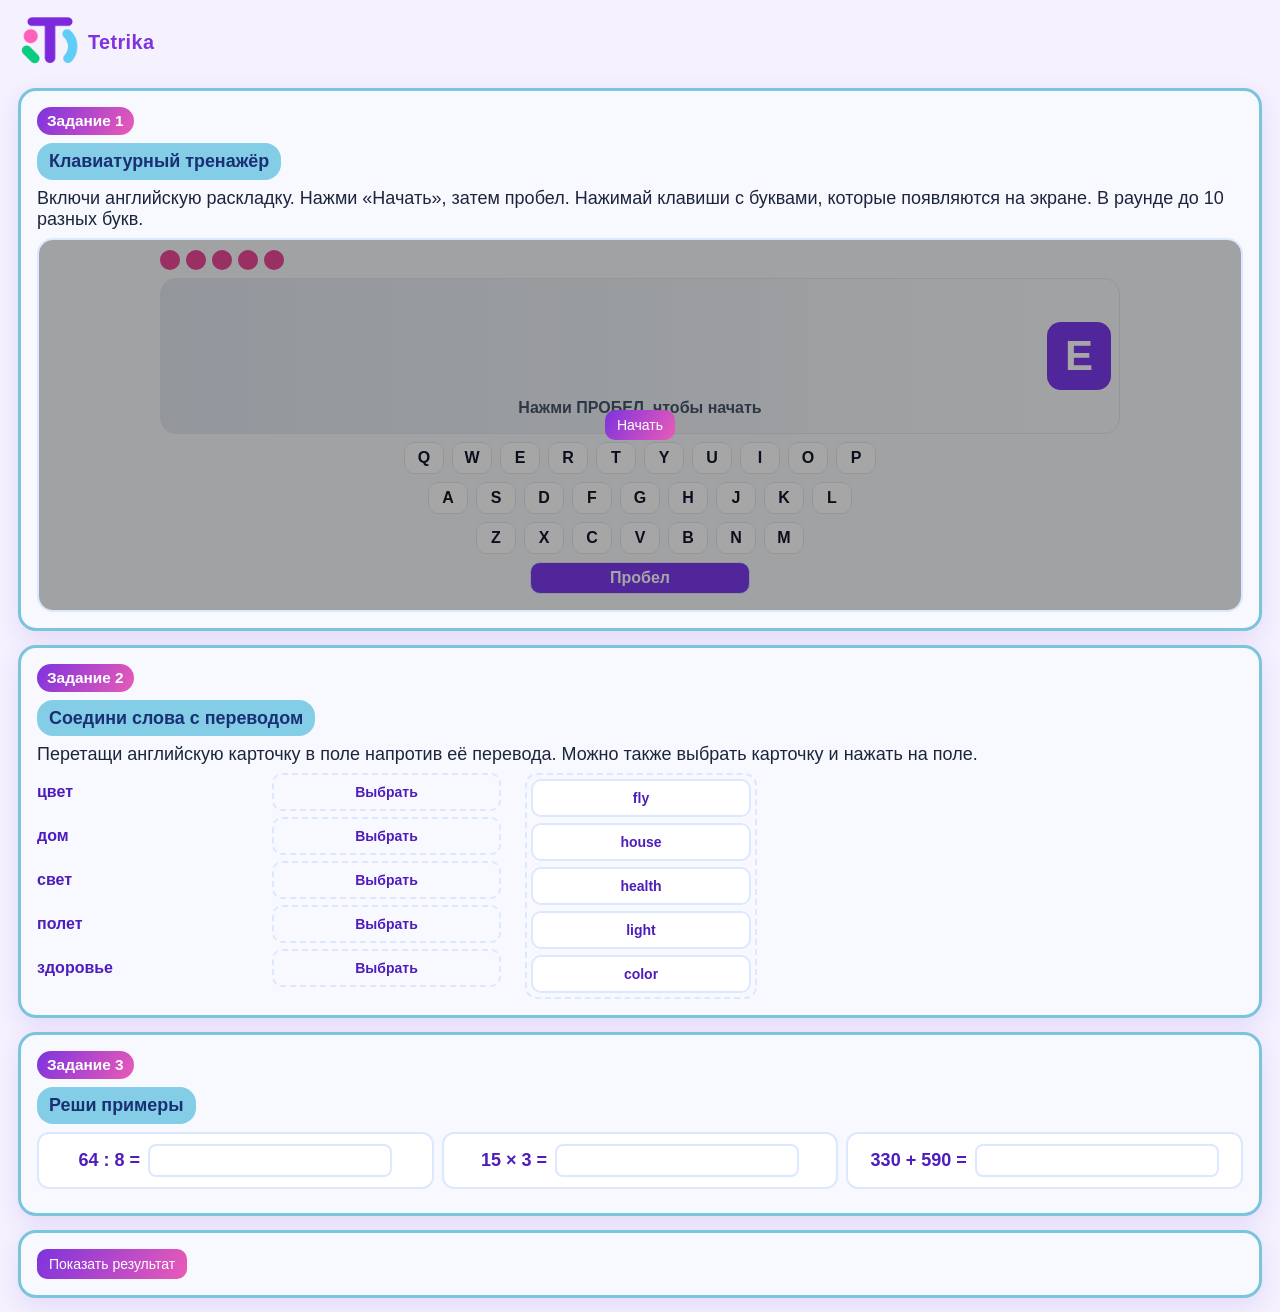
<file: index.html>
<!doctype html>
<html lang="ru">
  <head>
    <meta charset="UTF-8" />
    <meta name="viewport" content="width=device-width, initial-scale=1.0" />
    <title>Оценка умений</title>
    <link rel="stylesheet" href="styles.css" />
  </head>
  <body>
    <main class="page">
      <div class="brand">
        <img class="logo" src="logo.webp" alt="Логотип сервиса" />
        <span class="brand-name">Tetrika</span>
      </div>

      <section class="task" aria-label="Задание 1">
        <h2 class="task-title">Задание 1</h2>
        <h3 class="task-headline">Клавиатурный тренажёр</h3>
        <p class="logic-text">Включи английскую раскладку. Нажми «Начать», затем пробел. Нажимай клавиши с буквами, которые появляются на экране. В раунде до 10 разных букв.</p>
        <div class="trainer-wrap" id="trainer-wrap">
          <iframe src="difficulty-3.html" title="Клавиатурный тренажёр" inert></iframe>
          <div class="trainer-start-overlay">
            <button id="trainer-start" type="button">Начать</button>
          </div>
        </div>
      </section>

      <section class="task" aria-label="Задание 2">
        <h2 class="task-title">Задание 2</h2>
        <h3 class="task-headline">Соедини слова с переводом</h3>
        <p class="logic-text">Перетащи английскую карточку в поле напротив её перевода. Можно также выбрать карточку и нажать на поле.</p>
        <div class="matching">
          <div class="word-rows" id="word-rows"></div>
          <div class="word-bank" id="word-bank" aria-label="Английские карточки"></div>
        </div>
      </section>

      <section class="task" aria-label="Задание 3">
        <h2 class="task-title">Задание 3</h2>
        <h3 class="task-headline">Реши примеры</h3>
        <div id="math-examples">
          <div class="math-grid">
            <label class="math-card"><span>64 : 8 =</span><input type="text" inputmode="numeric" /></label>
            <label class="math-card"><span>15 × 3 =</span><input type="text" inputmode="numeric" /></label>
            <label class="math-card"><span>330 + 590 =</span><input type="text" inputmode="numeric" /></label>
          </div>
        </div>
      </section>

      <section class="task" aria-label="Итог">
        <div class="result-actions">
          <button id="show-result" type="button">Показать результат</button>
          <output id="result" aria-live="polite"></output>
        </div>
      </section>
    </main>

    <script src="script.js"></script>
  </body>
</html>
</file>
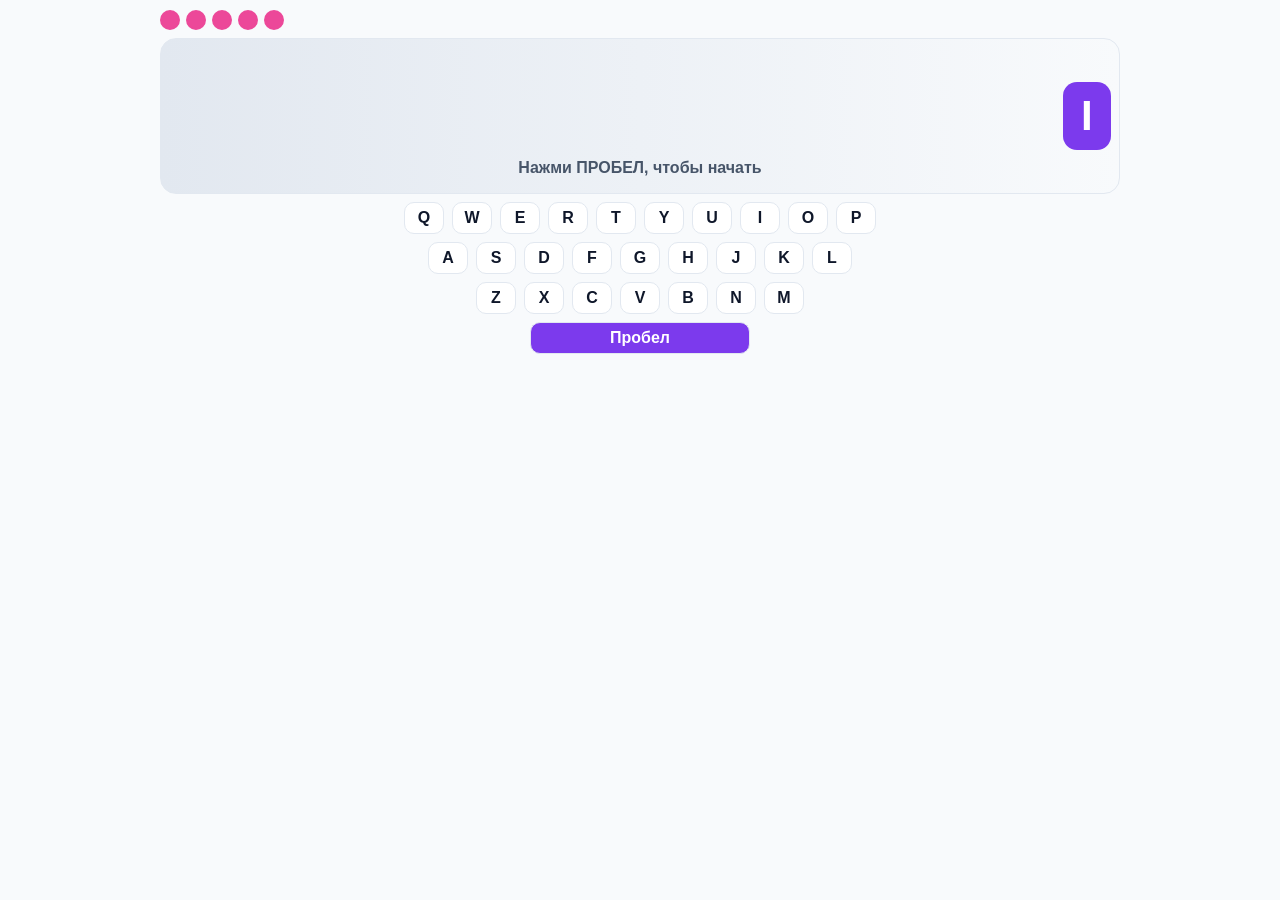
<file: difficulty-3.html>
<!doctype html>
<html lang="ru">
  <head>
    <meta charset="utf-8" />
    <meta name="viewport" content="width=device-width,initial-scale=1" />
    <title>Клавиатурный тренажёр</title>
    <style>
      :root { --bg:#f8fafc; --panel:#fff; --text:#0f172a; --violet:#7c3aed; --border:#e2e8f0; --pink:#ec4899; }
      * { box-sizing: border-box; }
      body { margin:0; font-family: Arial, sans-serif; background:var(--bg); color:var(--text); }
      .wrap { width:min(980px,100%); margin:0 auto; padding:10px; }
      .stats { display:flex; gap:12px; align-items:center; flex-wrap:wrap; margin-bottom:8px; }
      .arena { position:relative; height:156px; border:1px solid var(--border); border-radius:16px; background:linear-gradient(90deg,#e2e8f0,#f8fafc); overflow:hidden; }
      .fly { position:absolute; left:0; top:50%; transform:translateY(-50%); font-weight:900; font-size:42px; background:var(--violet); color:#fff; padding:10px 18px; border-radius:14px; }
      .hint { position:absolute; inset:auto 0 16px; text-align:center; color:#475569; font-weight:700; }
      .kbd-outer { margin-top:8px; }
      .kbd { display:flex; flex-direction:column; gap:8px; align-items:center; pointer-events:none; }
      .row { display:flex; gap:clamp(2px, 0.8vw, 8px); }
      .key { width:min(7vw, 40px); padding:6px 0; text-align:center; border:1px solid var(--border); border-radius:10px; background:var(--panel); font-weight:700; }
      .key.active { background:var(--violet); color:#fff; }
      .spacekey { min-width:220px; text-align:center; }
      .lives{display:flex;gap:6px}
      .heart{width:20px;height:20px;border:2px solid var(--pink);border-radius:50%;display:inline-block}
      .heart.filled{background:var(--pink)}
      .overlay{display:none;position:absolute;inset:0;background:rgba(15,23,42,.55);align-items:center;justify-content:center;padding:16px}
      .overlay-card{background:#fff;border-radius:12px;padding:16px;max-width:320px;width:100%;text-align:center}
      .actions{display:flex;gap:8px;justify-content:center;margin-top:10px}
    </style>
  </head>
  <body>
    <div class="wrap">
      <div class="stats">
        <div class="lives" id="lives"></div>
      </div>
      <div class="arena" id="arena">
        <div class="fly" id="fly" lang="en">A</div>
        <div class="hint" id="arenaHint">Нажми ПРОБЕЛ, чтобы начать</div>
        <div class="overlay" id="over">
          <div class="overlay-card">
            <h3>Раунд завершён</h3>
            <div class="actions">
              <button id="retryBtn" type="button">Начать заново</button>
            </div>
          </div>
        </div>
      </div>

      <div class="kbd-outer"><div class="kbd" id="kbd"></div></div>
    </div>

<script>
(() => {
  const keyboardRows = ['QWERTYUIOP', 'ASDFGHJKL', 'ZXCVBNM'];
  const letters = 'ETAOINSHRDLU';
  const speed = 105;
  const startLives = 5;
  const roundLength = 10;

  const fly = document.querySelector('#fly');
  const arena = document.querySelector('#arena');
  const livesDisplay = document.querySelector('#lives');
  const overlay = document.querySelector('#over');
  const retry = document.querySelector('#retryBtn');
  const hint = document.querySelector('#arenaHint');
  const keyboard = document.querySelector('#kbd');

  const keys = new Map();
  for (const lettersInRow of keyboardRows) {
    const row = document.createElement('div');
    row.className = 'row';
    for (const letter of lettersInRow) {
      const key = document.createElement('span');
      key.className = 'key';
      key.lang = 'en';
      key.textContent = letter;
      keys.set(letter, key);
      row.append(key);
    }
    keyboard.append(row);
  }
  const spaceKey = document.createElement('span');
  spaceKey.className = 'key spacekey';
  spaceKey.textContent = 'Пробел';
  keyboard.append(spaceKey);

  let running = false;
  let lives = startLives;
  let remainingLetters = [...letters];
  let target = '';
  let x = 0;
  let lastTimestamp = null;

  function renderLives() {
    livesDisplay.replaceChildren();
    livesDisplay.setAttribute('aria-label', `Осталось жизней: ${lives}`);
    for (let index = 0; index < startLives; index += 1) {
      const heart = document.createElement('span');
      heart.className = index < lives ? 'heart filled' : 'heart';
      livesDisplay.append(heart);
    }
  }

  function highlight() {
    for (const [letter, key] of keys) {
      key.classList.toggle('active', running && letter === target);
    }
    spaceKey.classList.toggle('active', !running && Boolean(target));
  }

  function spawn() {
    const index = Math.floor(Math.random() * remainingLetters.length);
    [target] = remainingLetters.splice(index, 1);
    fly.textContent = target;
    x = Math.max(0, arena.clientWidth - fly.offsetWidth - 8);
    fly.style.left = `${x}px`;
    highlight();
  }

  function resetRound() {
    lives = startLives;
    remainingLetters = [...letters];
    running = false;
    overlay.style.display = 'none';
    hint.style.display = 'block';
    reportScore(0);
    renderLives();
    spawn();
    window.focus();
  }

  function reportScore(score) {
    window.parent.postMessage({ type: 'trainer-score', score }, window.location.origin);
  }

  function finishRound() {
    running = false;
    target = '';
    reportScore(lives);
    overlay.style.display = 'flex';
    retry.focus();
    highlight();
  }

  function advanceRound() {
    if (letters.length - remainingLetters.length === roundLength) finishRound();
    else spawn();
  }

  function loseLife() {
    lives -= 1;
    renderLives();
    if (lives === 0) finishRound();
  }

  function loop(timestamp) {
    if (running) {
      x -= speed * (timestamp - (lastTimestamp ?? timestamp)) / 1000;
      fly.style.left = `${x}px`;
      if (x <= 8) {
        loseLife();
        if (running) advanceRound();
      }
    }
    lastTimestamp = timestamp;
    requestAnimationFrame(loop);
  }

  window.addEventListener('keydown', event => {
    if (event.code === 'Space' && !running && target) {
      event.preventDefault();
      if (event.repeat) return;
      running = true;
      lastTimestamp = null;
      hint.style.display = 'none';
      highlight();
      return;
    }
    if (!running || event.repeat) return;

    const letter = event.key.toUpperCase();
    if (letter === target) {
      advanceRound();
      return;
    }

    if (keys.has(letter)) loseLife();
  });

  retry.addEventListener('click', resetRound);
  window.addEventListener('resize', () => {
    x = Math.min(x, Math.max(0, arena.clientWidth - fly.offsetWidth - 8));
    fly.style.left = `${x}px`;
  });
  renderLives();
  spawn();
  requestAnimationFrame(loop);
})();
</script>
</body>
</html>
</file>
<file: styles.css>
:root {
  --bg: #f5f1ff;
  --ink: #4f1dbc;
  --purple: #7e33dd;
  --pink: #e95bb7;
}

* {
  box-sizing: border-box;
}

body {
  margin: 0;
  font-family: "Arial", "Helvetica Neue", sans-serif;
  background: var(--bg);
  color: #101010;
  min-height: 100vh;
}

.page {
  max-width: 1280px;
  margin: 0 auto;
  padding: 10px 18px 14px;
  min-height: 100vh;
  display: flex;
  flex-direction: column;
  gap: 14px;
}

.task {
  display: flex;
  flex-direction: column;
  gap: 8px;
  background: #f7f9ff;
  border: 3px solid #7bc4dd;
  border-radius: 18px;
  padding: clamp(10px, 1.4vw, 16px);
  box-shadow: 0 8px 24px rgba(79, 29, 188, 0.1);
}

.brand {
  display: inline-flex;
  align-items: center;
  gap: 6px;
  align-self: flex-start;
}

.logo {
  width: clamp(42px, 5vw, 64px);
  height: auto;
}

.brand-name {
  font-size: clamp(16px, 1.55vw, 22px);
  font-weight: 800;
  color: var(--purple);
  letter-spacing: 0.02em;
}

.task-title {
  margin: 0;
  display: inline-block;
  align-self: flex-start;
  background: linear-gradient(120deg, var(--purple), var(--pink));
  color: #fff;
  border-radius: 14px;
  padding: 5px 10px;
  font-size: clamp(14px, 1.2vw, 18px);
}

.task-headline {
  margin: 0;
  display: inline-block;
  align-self: flex-start;
  background: #83cee6;
  color: #1b2f74;
  border-radius: 16px;
  padding: 8px 12px;
  font-size: clamp(16px, 1.4vw, 24px);
  font-weight: 700;
  line-height: 1.15;
}

button {
  border: 0;
  background: linear-gradient(120deg, var(--purple), var(--pink));
  color: #fff;
  border-radius: 10px;
  padding: 7px 12px;
  font-size: 14px;
  cursor: pointer;
}

.logic-text {
  margin: 0;
  font-size: clamp(18px, 1.2vw, 22px);
  color: #1d253c;
}

.trainer-wrap {
  position: relative;
  width: 100%;
  border: 2px solid #dce8ff;
  border-radius: 16px;
  overflow: hidden;
  background: #fff;
}

.trainer-wrap iframe {
  width: 100%;
  height: 370px;
  border: 0;
  display: block;
}

.trainer-wrap iframe[inert] {
  filter: brightness(0.65);
}

.trainer-start-overlay {
  position: absolute;
  inset: 0;
  display: flex;
  align-items: center;
  justify-content: center;
  padding: 16px;
}

.trainer-start-overlay[hidden] {
  display: none;
}

.matching {
  display: grid;
  grid-template-columns: minmax(0, 2fr) minmax(0, 1fr);
  gap: clamp(8px, 2vw, 24px);
  max-width: 720px;
}

.word-rows,
.word-bank {
  display: grid;
  align-content: start;
  gap: 6px;
}

.word-row {
  display: grid;
  grid-template-columns: minmax(0, 1fr) minmax(0, 1fr);
  gap: 6px;
  align-items: center;
  color: var(--ink);
  font-weight: 700;
  overflow-wrap: anywhere;
}

.word-bank {
  border: 2px dashed #dce8ff;
  border-radius: 12px;
  padding: 4px;
}

.word-card,
.word-target {
  width: 100%;
  min-height: 38px;
  padding: 4px;
  background: #fff;
  color: var(--ink);
  border: 2px solid #dce8ff;
  border-radius: 10px;
  font-weight: 700;
  overflow-wrap: anywhere;
}

.word-card {
  cursor: grab;
}

.word-target {
  border-style: dashed;
  background: transparent;
}

.word-slot:has(.word-card) .word-target {
  display: none;
}

.word-card[aria-pressed="true"],
.word-card:focus-visible,
.word-target:focus-visible {
  outline: 2px solid var(--purple);
  outline-offset: 1px;
}

.result-actions {
  display: flex;
  flex-wrap: wrap;
  align-items: center;
  gap: 12px;
  color: var(--ink);
  font-weight: 700;
}

.math-grid {
  display: grid;
  gap: 8px;
  grid-template-columns: repeat(auto-fit, minmax(min(100%, 200px), 1fr));
  margin-bottom: 8px;
}

.math-card {
  padding: 10px;
  background: #fff;
  color: var(--ink);
  border: 2px solid #dce8ff;
  border-radius: 12px;
  font-size: 18px;
  font-weight: 700;
  display: flex;
  align-items: center;
  justify-content: center;
  gap: 8px;
}

.math-card input {
  min-width: 3.5em;
  padding: 4px;
  border: 2px solid #dce8ff;
  border-radius: 8px;
  font: inherit;
  text-align: center;
}
</file>
